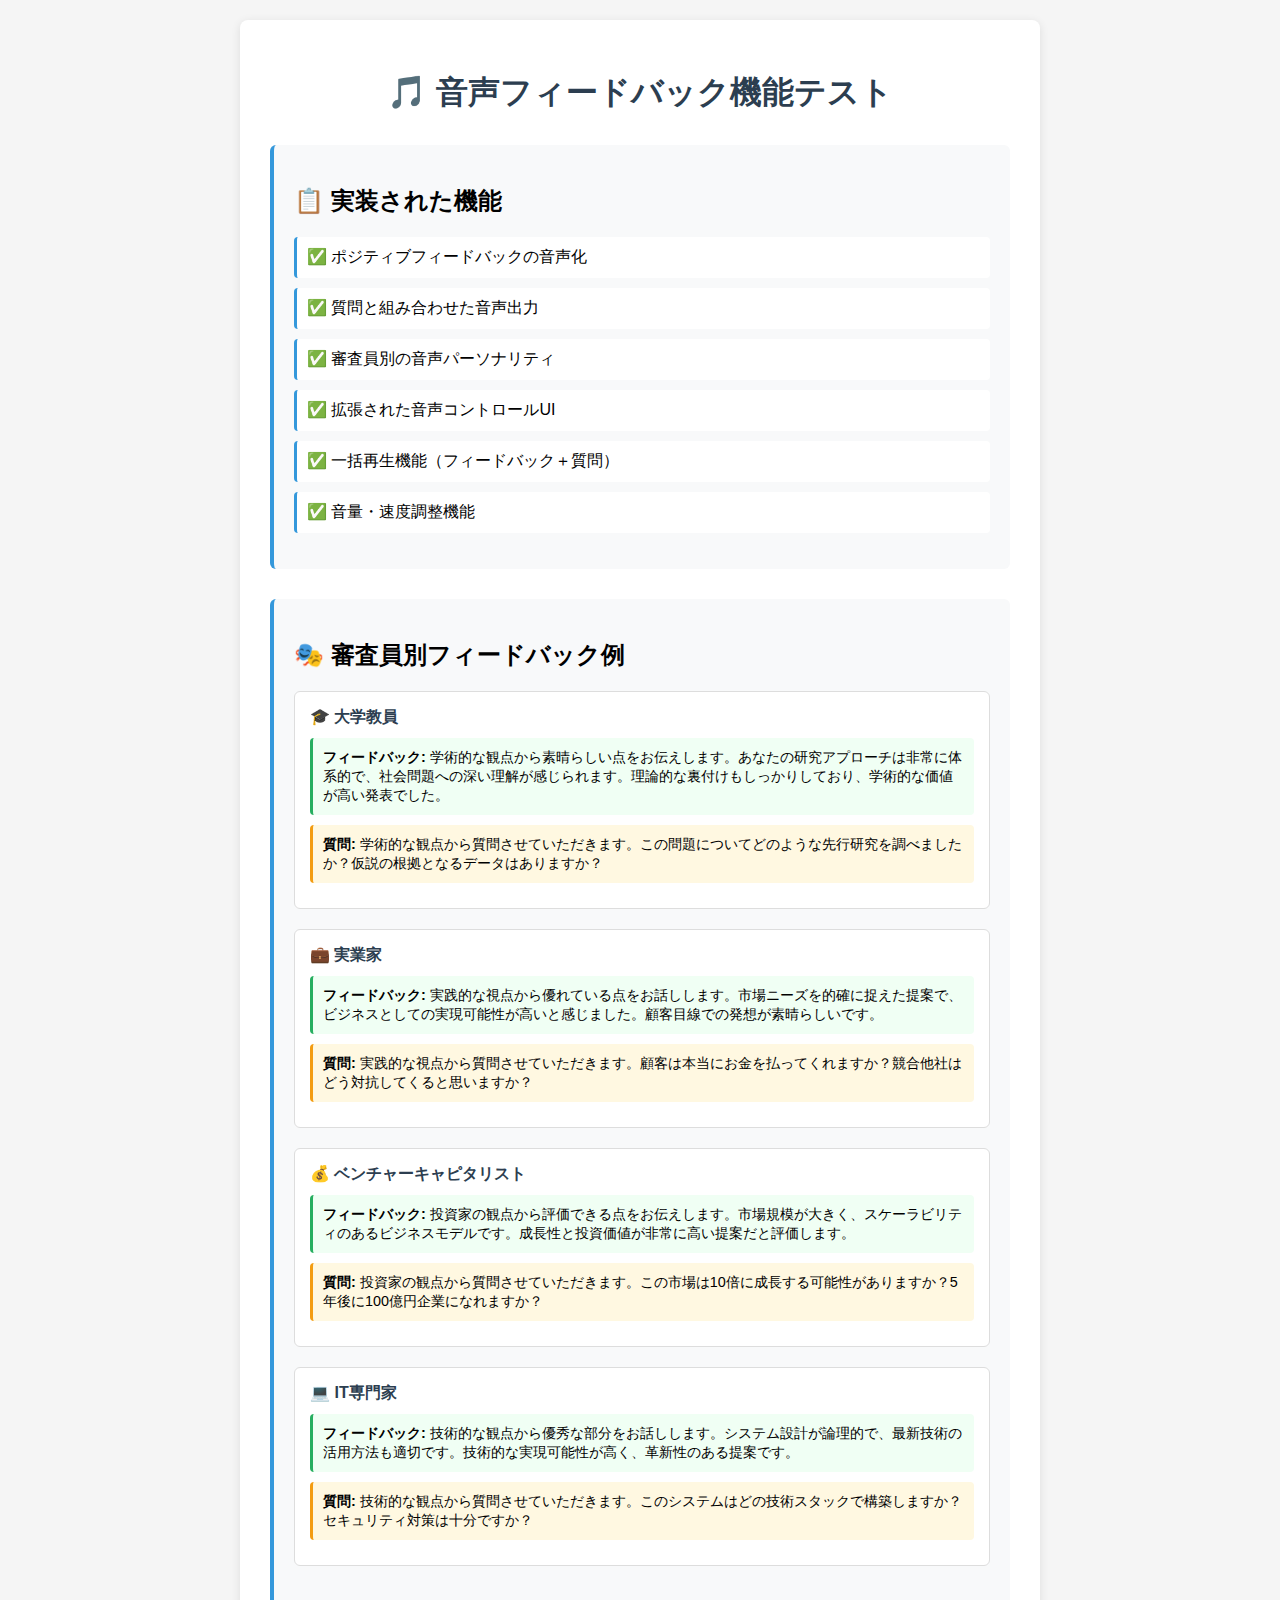
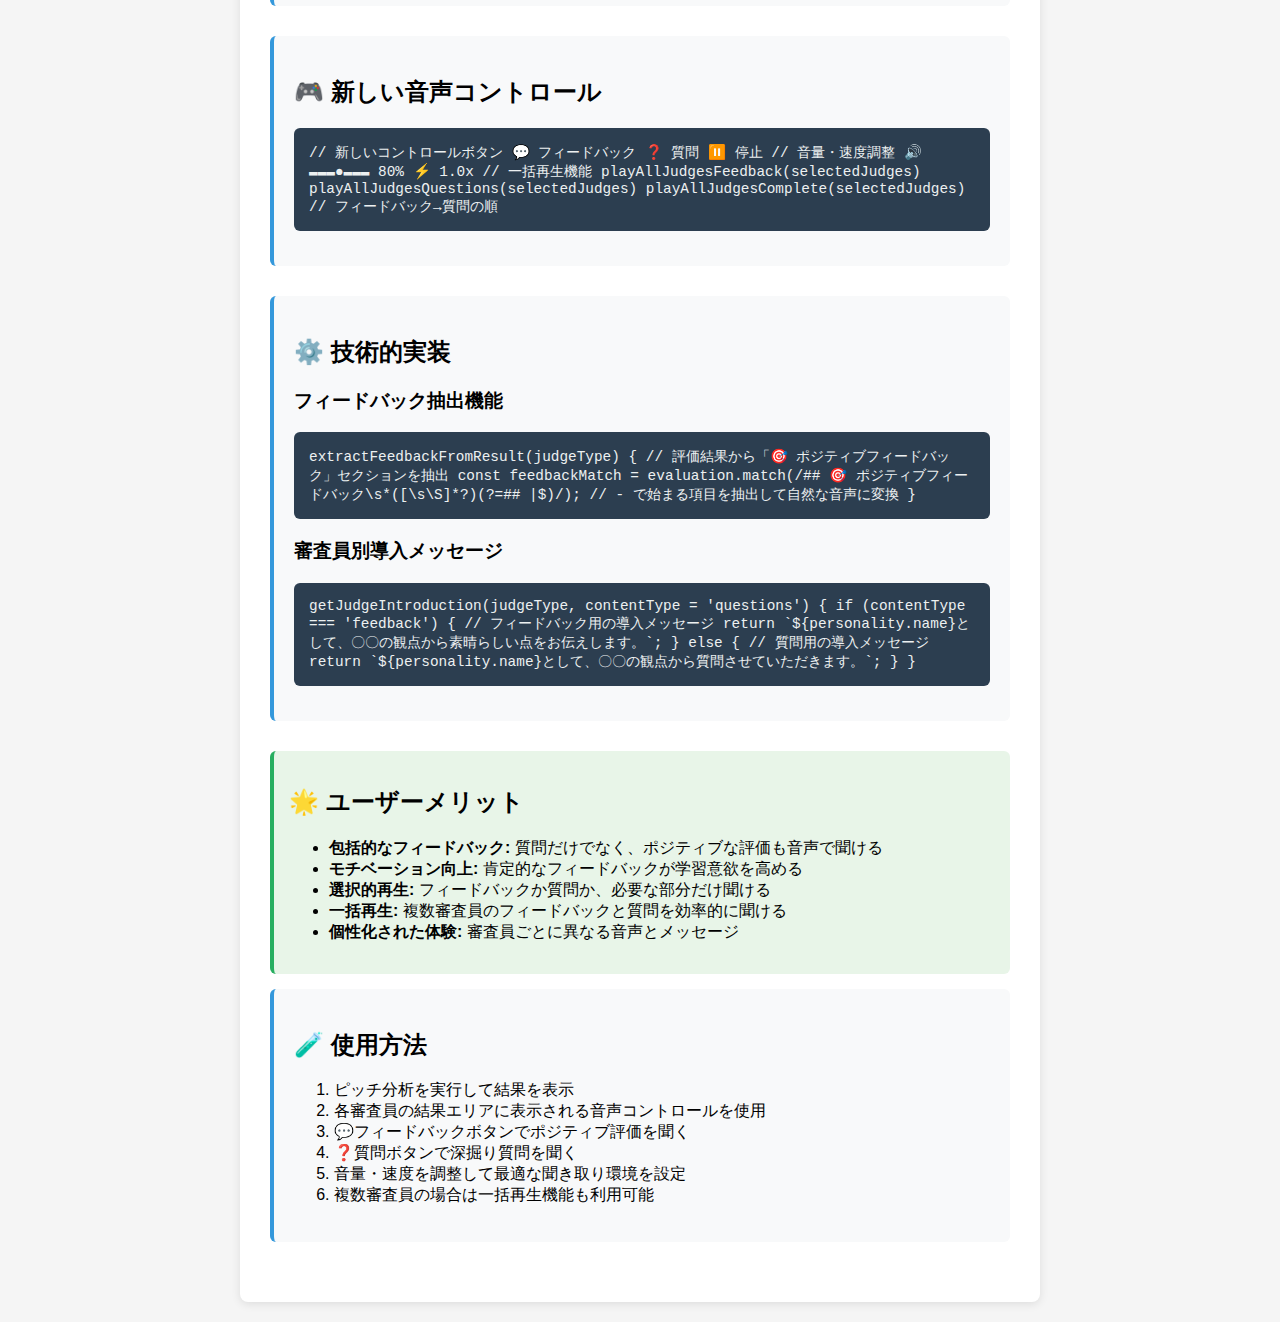
<file: test-voice-feedback.html>
<!DOCTYPE html>
<html lang="ja">
<head>
    <meta charset="UTF-8">
    <meta name="viewport" content="width=device-width, initial-scale=1.0">
    <title>音声フィードバック機能テスト</title>
    <style>
        body {
            font-family: 'Segoe UI', Tahoma, Geneva, Verdana, sans-serif;
            max-width: 800px;
            margin: 0 auto;
            padding: 20px;
            background: #f5f5f5;
        }
        .container {
            background: white;
            padding: 30px;
            border-radius: 8px;
            box-shadow: 0 2px 10px rgba(0,0,0,0.1);
        }
        h1 {
            color: #2c3e50;
            text-align: center;
            margin-bottom: 30px;
        }
        .test-section {
            margin-bottom: 30px;
            padding: 20px;
            background: #f8f9fa;
            border-radius: 6px;
            border-left: 4px solid #3498db;
        }
        .judge-example {
            margin-bottom: 20px;
            padding: 15px;
            background: white;
            border-radius: 6px;
            border: 1px solid #ddd;
        }
        .judge-name {
            font-weight: bold;
            color: #2c3e50;
            margin-bottom: 10px;
        }
        .test-content {
            margin: 10px 0;
            padding: 10px;
            background: #f0f8ff;
            border-radius: 4px;
            font-size: 0.9em;
        }
        .feedback-content {
            background: #f0fff4;
            border-left: 3px solid #27ae60;
        }
        .question-content {
            background: #fff8e1;
            border-left: 3px solid #f39c12;
        }
        .features-list {
            list-style: none;
            padding: 0;
        }
        .features-list li {
            margin: 10px 0;
            padding: 10px;
            background: white;
            border-radius: 4px;
            border-left: 3px solid #3498db;
        }
        .features-list li::before {
            content: '✅ ';
            color: #27ae60;
            font-weight: bold;
        }
        .code-example {
            background: #2c3e50;
            color: #ecf0f1;
            padding: 15px;
            border-radius: 6px;
            font-family: 'Courier New', monospace;
            font-size: 0.9em;
            overflow-x: auto;
            margin: 15px 0;
        }
        .benefit {
            background: #e8f5e8;
            padding: 15px;
            border-radius: 6px;
            border-left: 4px solid #27ae60;
            margin: 15px 0;
        }
    </style>
</head>
<body>
    <div class="container">
        <h1>🎵 音声フィードバック機能テスト</h1>
        
        <div class="test-section">
            <h2>📋 実装された機能</h2>
            <ul class="features-list">
                <li>ポジティブフィードバックの音声化</li>
                <li>質問と組み合わせた音声出力</li>
                <li>審査員別の音声パーソナリティ</li>
                <li>拡張された音声コントロールUI</li>
                <li>一括再生機能（フィードバック＋質問）</li>
                <li>音量・速度調整機能</li>
            </ul>
        </div>

        <div class="test-section">
            <h2>🎭 審査員別フィードバック例</h2>
            
            <div class="judge-example">
                <div class="judge-name">🎓 大学教員</div>
                <div class="test-content feedback-content">
                    <strong>フィードバック:</strong> 学術的な観点から素晴らしい点をお伝えします。あなたの研究アプローチは非常に体系的で、社会問題への深い理解が感じられます。理論的な裏付けもしっかりしており、学術的な価値が高い発表でした。
                </div>
                <div class="test-content question-content">
                    <strong>質問:</strong> 学術的な観点から質問させていただきます。この問題についてどのような先行研究を調べましたか？仮説の根拠となるデータはありますか？
                </div>
            </div>

            <div class="judge-example">
                <div class="judge-name">💼 実業家</div>
                <div class="test-content feedback-content">
                    <strong>フィードバック:</strong> 実践的な視点から優れている点をお話しします。市場ニーズを的確に捉えた提案で、ビジネスとしての実現可能性が高いと感じました。顧客目線での発想が素晴らしいです。
                </div>
                <div class="test-content question-content">
                    <strong>質問:</strong> 実践的な視点から質問させていただきます。顧客は本当にお金を払ってくれますか？競合他社はどう対抗してくると思いますか？
                </div>
            </div>

            <div class="judge-example">
                <div class="judge-name">💰 ベンチャーキャピタリスト</div>
                <div class="test-content feedback-content">
                    <strong>フィードバック:</strong> 投資家の観点から評価できる点をお伝えします。市場規模が大きく、スケーラビリティのあるビジネスモデルです。成長性と投資価値が非常に高い提案だと評価します。
                </div>
                <div class="test-content question-content">
                    <strong>質問:</strong> 投資家の観点から質問させていただきます。この市場は10倍に成長する可能性がありますか？5年後に100億円企業になれますか？
                </div>
            </div>

            <div class="judge-example">
                <div class="judge-name">💻 IT専門家</div>
                <div class="test-content feedback-content">
                    <strong>フィードバック:</strong> 技術的な観点から優秀な部分をお話しします。システム設計が論理的で、最新技術の活用方法も適切です。技術的な実現可能性が高く、革新性のある提案です。
                </div>
                <div class="test-content question-content">
                    <strong>質問:</strong> 技術的な観点から質問させていただきます。このシステムはどの技術スタックで構築しますか？セキュリティ対策は十分ですか？
                </div>
            </div>
        </div>

        <div class="test-section">
            <h2>🎮 新しい音声コントロール</h2>
            <div class="code-example">
// 新しいコントロールボタン
💬 フィードバック  ❓ 質問  ⏸️ 停止

// 音量・速度調整
🔊 ▬▬▬●▬▬▬ 80%   ⚡ 1.0x

// 一括再生機能
playAllJudgesFeedback(selectedJudges)
playAllJudgesQuestions(selectedJudges)
playAllJudgesComplete(selectedJudges)  // フィードバック→質問の順
            </div>
        </div>

        <div class="test-section">
            <h2>⚙️ 技術的実装</h2>
            
            <h3>フィードバック抽出機能</h3>
            <div class="code-example">
extractFeedbackFromResult(judgeType) {
    // 評価結果から「🎯 ポジティブフィードバック」セクションを抽出
    const feedbackMatch = evaluation.match(/## 🎯 ポジティブフィードバック\s*([\s\S]*?)(?=## |$)/);
    // - で始まる項目を抽出して自然な音声に変換
}
            </div>

            <h3>審査員別導入メッセージ</h3>
            <div class="code-example">
getJudgeIntroduction(judgeType, contentType = 'questions') {
    if (contentType === 'feedback') {
        // フィードバック用の導入メッセージ
        return `${personality.name}として、〇〇の観点から素晴らしい点をお伝えします。`;
    } else {
        // 質問用の導入メッセージ  
        return `${personality.name}として、〇〇の観点から質問させていただきます。`;
    }
}
            </div>
        </div>

        <div class="benefit">
            <h2>🌟 ユーザーメリット</h2>
            <ul>
                <li><strong>包括的なフィードバック:</strong> 質問だけでなく、ポジティブな評価も音声で聞ける</li>
                <li><strong>モチベーション向上:</strong> 肯定的なフィードバックが学習意欲を高める</li>
                <li><strong>選択的再生:</strong> フィードバックか質問か、必要な部分だけ聞ける</li>
                <li><strong>一括再生:</strong> 複数審査員のフィードバックと質問を効率的に聞ける</li>
                <li><strong>個性化された体験:</strong> 審査員ごとに異なる音声とメッセージ</li>
            </ul>
        </div>

        <div class="test-section">
            <h2>🧪 使用方法</h2>
            <ol>
                <li>ピッチ分析を実行して結果を表示</li>
                <li>各審査員の結果エリアに表示される音声コントロールを使用</li>
                <li>💬フィードバックボタンでポジティブ評価を聞く</li>
                <li>❓質問ボタンで深掘り質問を聞く</li>
                <li>音量・速度を調整して最適な聞き取り環境を設定</li>
                <li>複数審査員の場合は一括再生機能も利用可能</li>
            </ol>
        </div>
    </div>

    <script>
        console.log('🎵 音声フィードバック機能テストページが読み込まれました');
        console.log('📋 実装内容:');
        console.log('- ポジティブフィードバック抽出・音声化');
        console.log('- 拡張音声コントロールUI（フィードバック/質問ボタン）');
        console.log('- 審査員別導入メッセージ');
        console.log('- 一括再生機能（フィードバック＋質問）');
        console.log('- 音声コントロールの改良（レイアウト・スタイル）');
        
        console.log('\n🎯 利用可能なメソッド:');
        console.log('- playJudgeFeedback(judgeType)');
        console.log('- playJudgeQuestions(judgeType)');
        console.log('- playAllJudgesFeedback(selectedJudges)');
        console.log('- playAllJudgesComplete(selectedJudges)');
        console.log('- extractFeedbackFromResult(judgeType)');
    </script>
</body>
</html>
</file>
